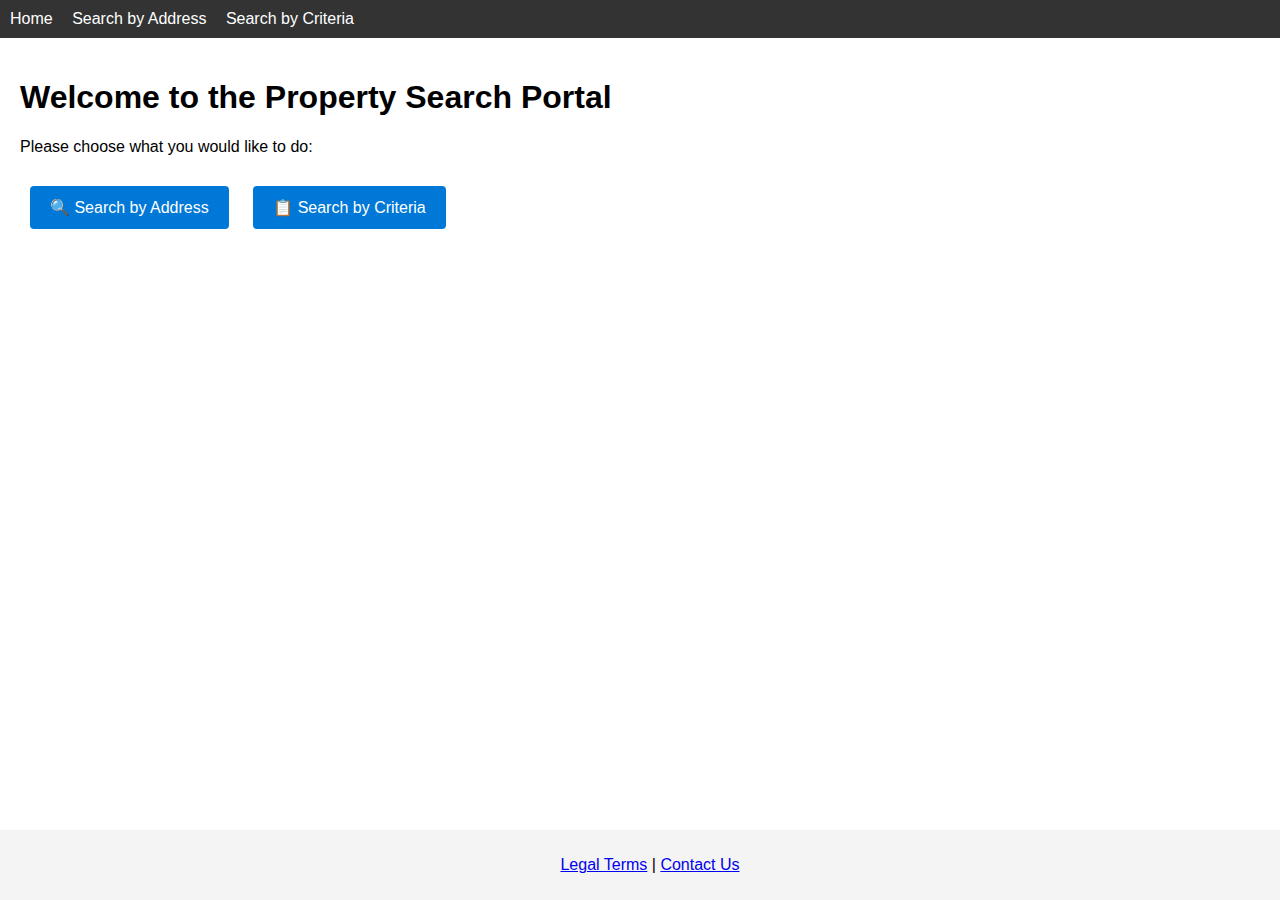
<file: Index.html>
<!DOCTYPE html>
<html lang="en">
<head>
  <meta charset="utf-8" />
  <title>Property Search Portal</title>
  <meta name="viewport" content="width=device-width, initial-scale=1" />
  <link rel="stylesheet" href="style.css" />
</head>
<body>
  <header>
    <nav>
      <a href="index.html">Home</a>
      <a href="map.html">Search by Address</a>
      <a href="criteria.html">Search by Criteria</a>
    </nav>
  </header>

  <main>
    <h1>Welcome to the Property Search Portal</h1>
    <p>Please choose what you would like to do:</p>
    <div class="options">
      <a class="option-btn" href="map.html">🔍 Search by Address</a>
      <a class="option-btn" href="criteria.html">📋 Search by Criteria</a>
    </div>
  </main>

  <footer>
    <p><a href="terms.html">Legal Terms</a> | <a href="contact.html">Contact Us</a></p>
  </footer>
</body>
</html>
</file>
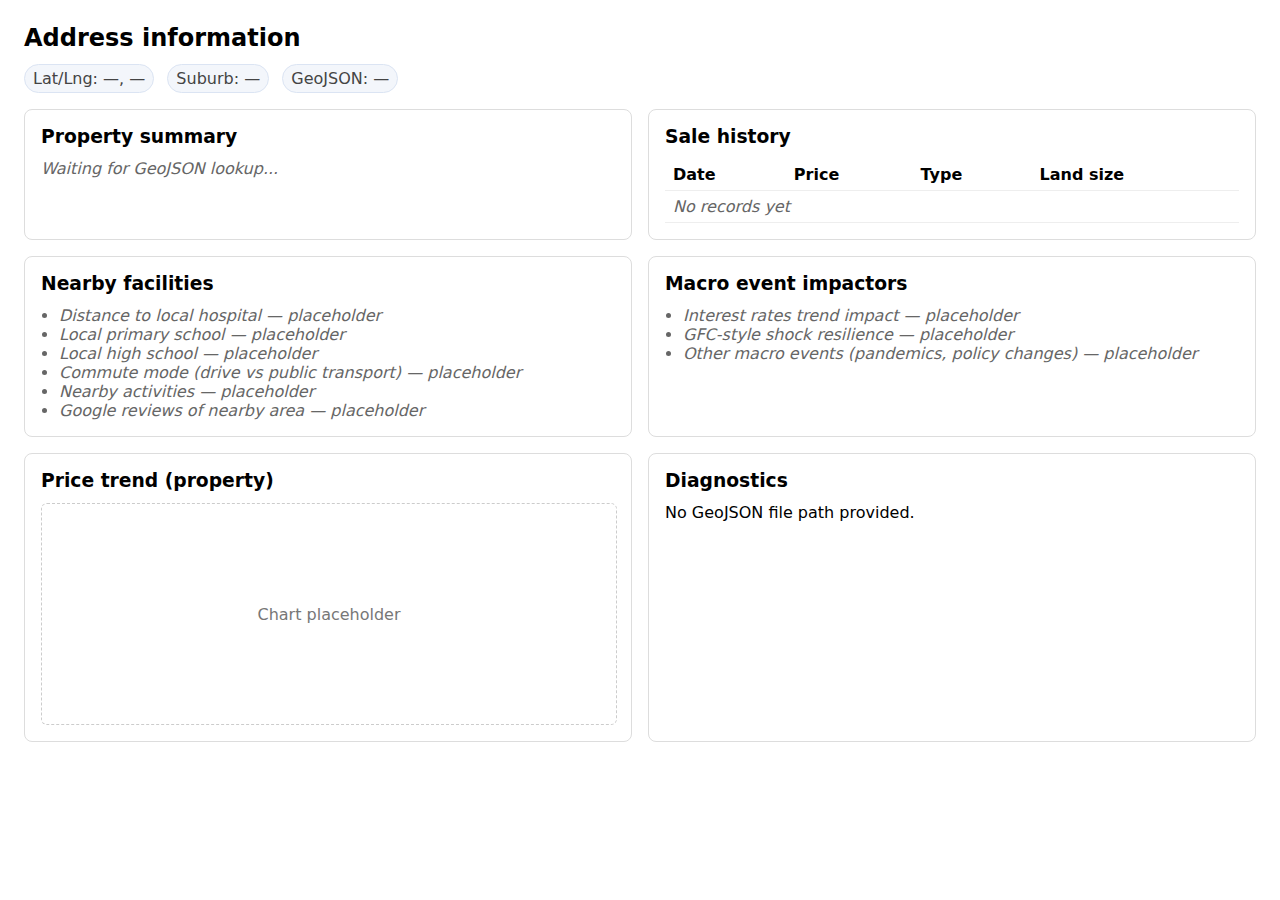
<file: Address_Info.html>
<!DOCTYPE html>
<html lang="en">
<head>
  <meta charset="UTF-8" />
  <title>Address Information</title>
  <meta name="viewport" content="width=device-width, initial-scale=1" />
  <style>
    body { font-family: system-ui, sans-serif; margin: 24px; }
    .grid { display: grid; grid-template-columns: 1fr 1fr; gap: 16px; }
    .card { background: #fff; border: 1px solid #ddd; border-radius: 8px; padding: 16px; }
    h2, h3 { margin: 0 0 12px; }
    table { width: 100%; border-collapse: collapse; }
    th, td { text-align: left; padding: 6px 8px; border-bottom: 1px solid #eee; }
    .pill { display: inline-block; background: #f3f6fb; border: 1px solid #dbe4f3; padding: 4px 8px; border-radius: 999px; margin-right: 8px; }
    .placeholder { color: #666; font-style: italic; }
    .meta { margin: 8px 0 16px; color: #444; }
    .warning { color: #a94442; background: #f9e2e2; border: 1px solid #e1b6b6; padding: 8px; border-radius: 6px; }
    .list { margin: 0; padding-left: 18px; }
    .chart { width: 100%; height: 220px; border: 1px dashed #ccc; border-radius: 6px; display: flex; align-items: center; justify-content: center; color: #777; }
  </style>
</head>
<body>
  <h2>Address information</h2>
  <div class="meta">
    <span class="pill" id="pill-coords">Lat/Lng: —</span>
    <span class="pill" id="pill-suburb">Suburb: —</span>
    <span class="pill" id="pill-file">GeoJSON: —</span>
  </div>

  <div class="grid">
    <div class="card">
      <h3>Property summary</h3>
      <div id="property-summary">
        <div class="placeholder">Waiting for GeoJSON lookup...</div>
      </div>
    </div>

    <div class="card">
      <h3>Sale history</h3>
      <table id="sale-history">
        <thead>
          <tr>
            <th>Date</th>
            <th>Price</th>
            <th>Type</th>
            <th>Land size</th>
          </tr>
        </thead>
        <tbody>
          <tr><td colspan="4" class="placeholder">No records yet</td></tr>
        </tbody>
      </table>
    </div>

    <div class="card">
      <h3>Nearby facilities</h3>
      <ul class="list" id="nearby-facilities">
        <li class="placeholder">Distance to local hospital — placeholder</li>
        <li class="placeholder">Local primary school — placeholder</li>
        <li class="placeholder">Local high school — placeholder</li>
        <li class="placeholder">Commute mode (drive vs public transport) — placeholder</li>
        <li class="placeholder">Nearby activities — placeholder</li>
        <li class="placeholder">Google reviews of nearby area — placeholder</li>
      </ul>
    </div>

    <div class="card">
      <h3>Macro event impactors</h3>
      <ul class="list" id="macro-impactors">
        <li class="placeholder">Interest rates trend impact — placeholder</li>
        <li class="placeholder">GFC-style shock resilience — placeholder</li>
        <li class="placeholder">Other macro events (pandemics, policy changes) — placeholder</li>
      </ul>
    </div>

    <div class="card">
      <h3>Price trend (property)</h3>
      <div class="chart" id="price-chart">Chart placeholder</div>
    </div>

    <div class="card">
      <h3>Diagnostics</h3>
      <div id="diag"></div>
    </div>
  </div>

  <script>
    // Query params: lat, lng, suburb (optional), file (optional)
    const params = new URLSearchParams(location.search);
    const lat = params.get('lat');
    const lng = params.get('lng');
    const suburbParam = params.get('suburb'); // optional
    const fileParam = params.get('file');     // optional override

    // Basic UI population
    document.getElementById('pill-coords').textContent = `Lat/Lng: ${lat || '—'}, ${lng || '—'}`;
    document.getElementById('pill-suburb').textContent = `Suburb: ${suburbParam || '—'}`;

    // Derive GeoJSON file path by suburb (customize to your folder structure)
    function filePathForSuburb(name) {
      if (!name) return null;
      // Example: /data/suburbs/{Suburb}.geojson — adjust to your setup
      return `/data/suburbs/${encodeURIComponent(name)}.geojson`;
    }

    const suburbFile = fileParam || filePathForSuburb(suburbParam);
    document.getElementById('pill-file').textContent = `GeoJSON: ${suburbFile || '—'}`;

    const diag = document.getElementById('diag');
    function log(msg) {
      const div = document.createElement('div');
      div.textContent = msg;
      diag.appendChild(div);
    }

    // Helper: find matching property feature by lat/lng proximity
    function findPropertyFeature(features, lat, lng) {
      const thresh = 0.0005; // ~50m tolerance
      for (const f of features) {
        try {
          const c = f.geometry.type === 'Point'
            ? f.geometry.coordinates
            : (f.geometry.type === 'Polygon'
                ? f.geometry.coordinates[0][0]
                : null);
          if (!c) continue;
          const flng = c[0], flat = c[1];
          if (Math.abs(flat - lat) < thresh && Math.abs(flng - lng) < thresh) {
            return f;
          }
        } catch { /* ignore */ }
      }
      return null;
    }

    // Render property summary
    function renderPropertySummary(feature) {
      const div = document.getElementById('property-summary');
      if (!feature) {
        div.innerHTML = '<div class="warning">No matching property found in suburb file.</div>';
        return;
      }
      const p = feature.properties || {};
      const type = p.type || p.property_type || 'Unknown';
      const landSize = p.land_size || p.land_area || '—';
      const addr = p.address || 'Selected address';
      div.innerHTML = `
        <strong>Address:</strong> ${addr}<br>
        <strong>Property type:</strong> ${type}<br>
        <strong>Land size:</strong> ${landSize}
      `;
    }

    // Render sale history table rows
    function renderSaleHistory(feature) {
      const tbody = document.querySelector('#sale-history tbody');
      tbody.innerHTML = '';
      const sales = (feature?.properties?.sales) || []; // expect array of {date, price, type, land_size}
      if (!sales.length) {
        const tr = document.createElement('tr');
        tr.innerHTML = `<td colspan="4" class="placeholder">No sale history found</td>`;
        tbody.appendChild(tr);
        return;
      }
      for (const s of sales) {
        const tr = document.createElement('tr');
        tr.innerHTML = `
          <td>${s.date || '—'}</td>
          <td>${s.price ? `$${Number(s.price).toLocaleString()}` : '—'}</td>
          <td>${s.type || '—'}</td>
          <td>${s.land_size || '—'}</td>
        `;
        tbody.appendChild(tr);
      }
    }

    // Simple placeholder chart message
    function renderPriceChart(feature) {
      const chart = document.getElementById('price-chart');
      const sales = (feature?.properties?.sales) || [];
      if (!sales.length) {
        chart.textContent = 'Chart placeholder — no data';
      } else {
        chart.textContent = 'Chart placeholder — price trend (property)';
      }
    }

    async function loadSuburbGeoJSON(url) {
      if (!url) {
        log('No GeoJSON file path provided.');
        return null;
      }
      log(`Fetching: ${url}`);
      try {
        const res = await fetch(url);
        if (!res.ok) throw new Error(`HTTP ${res.status}`);
        const gj = await res.json();
        return gj;
      } catch (err) {
        log(`Fetch error: ${err.message}`);
        return null;
      }
    }

    (async function init() {
      const gj = await loadSuburbGeoJSON(suburbFile);
      if (!gj) return;

      const features = gj.features || [];
      const feature = (lat && lng) ? findPropertyFeature(features, Number(lat), Number(lng)) : null;

      renderPropertySummary(feature);
      renderSaleHistory(feature);
      renderPriceChart(feature);
    })();
  </script>
</body>
</html>
</file>
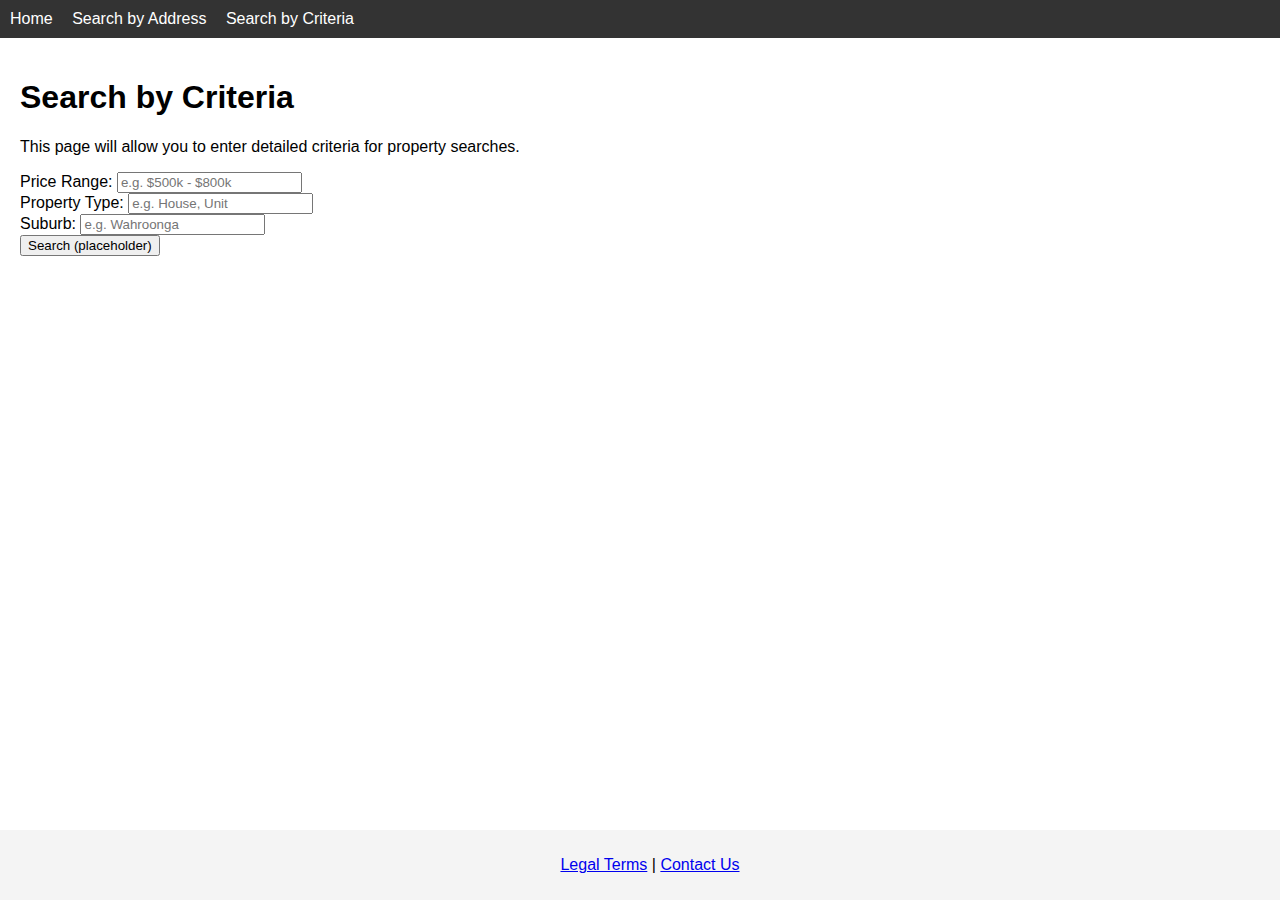
<file: criteria.html>
<!DOCTYPE html>
<html lang="en">
<head>
  <meta charset="utf-8" />
  <title>Search by Criteria</title>
  <meta name="viewport" content="width=device-width, initial-scale=1" />
  <link rel="stylesheet" href="style.css" />
</head>
<body>
  <header>
    <nav>
      <a href="index.html">Home</a>
      <a href="map.html">Search by Address</a>
      <a href="criteria.html">Search by Criteria</a>
    </nav>
  </header>

  <main>
    <h1>Search by Criteria</h1>
    <p>This page will allow you to enter detailed criteria for property searches.</p>
    <form>
      <label>Price Range: <input type="text" placeholder="e.g. $500k - $800k"></label><br>
      <label>Property Type: <input type="text" placeholder="e.g. House, Unit"></label><br>
      <label>Suburb: <input type="text" placeholder="e.g. Wahroonga"></label><br>
      <button type="submit">Search (placeholder)</button>
    </form>
  </main>

  <footer>
    <p><a href="terms.html">Legal Terms</a> | <a href="contact.html">Contact Us</a></p>
  </footer>
</body>
</html>
</file>
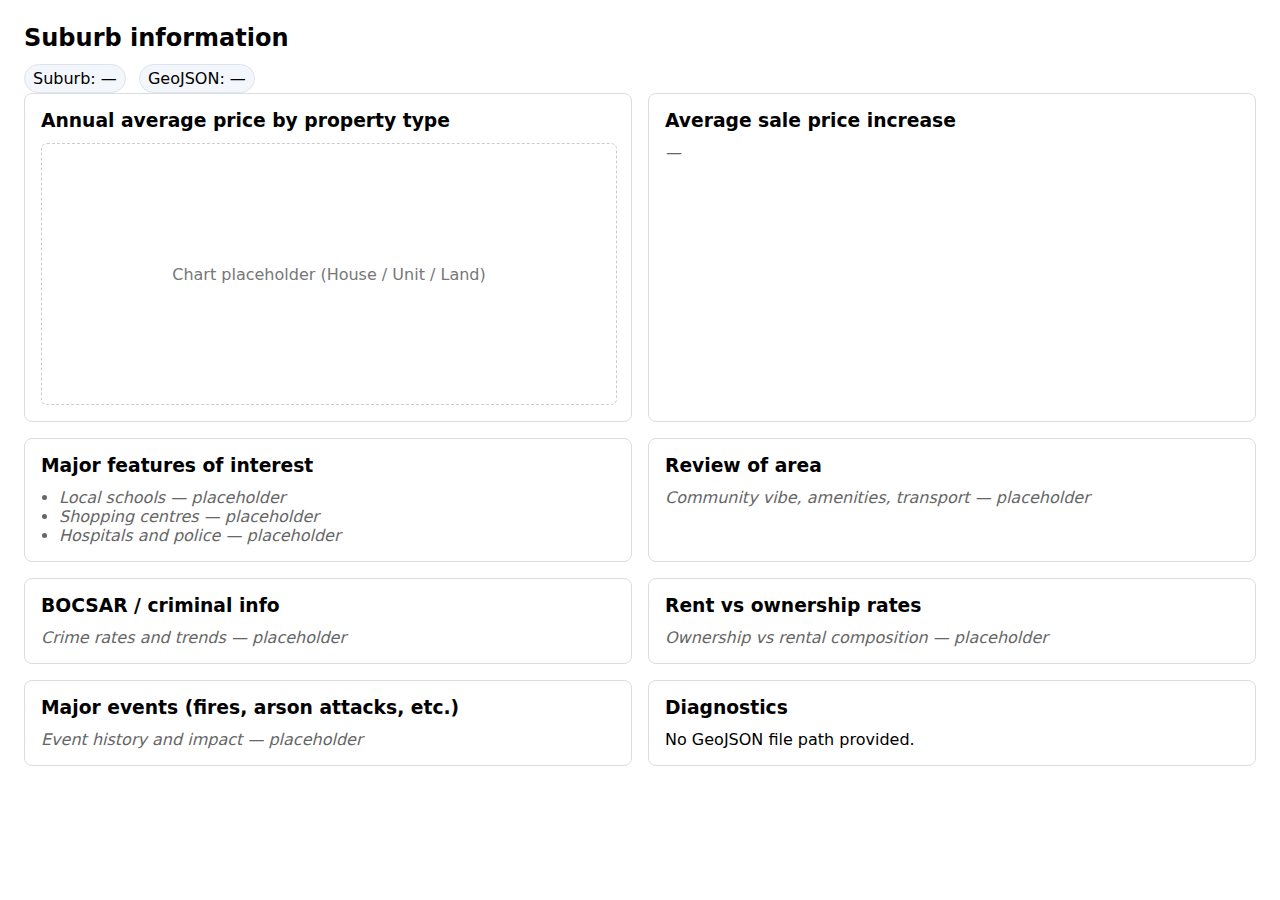
<file: Suburb_Info.html>
<!DOCTYPE html>
<html lang="en">
<head>
  <meta charset="UTF-8" />
  <title>Suburb Information</title>
  <meta name="viewport" content="width=device-width, initial-scale=1" />
  <style>
    body { font-family: system-ui, sans-serif; margin: 24px; }
    .grid { display: grid; grid-template-columns: 1fr 1fr; gap: 16px; }
    .card { background: #fff; border: 1px solid #ddd; border-radius: 8px; padding: 16px; }
    h2, h3 { margin: 0 0 12px; }
    .pill { display: inline-block; background: #f3f6fb; border: 1px solid #dbe4f3; padding: 4px 8px; border-radius: 999px; margin-right: 8px; }
    .placeholder { color: #666; font-style: italic; }
    .chart { width: 100%; height: 260px; border: 1px dashed #ccc; border-radius: 6px; display: flex; align-items: center; justify-content: center; color: #777; }
    table { width: 100%; border-collapse: collapse; }
    th, td { text-align: left; padding: 6px 8px; border-bottom: 1px solid #eee; }
    .list { margin: 0; padding-left: 18px; }
  </style>
</head>
<body>
  <h2>Suburb information</h2>
  <div class="meta">
    <span class="pill" id="pill-suburb">Suburb: —</span>
    <span class="pill" id="pill-file">GeoJSON: —</span>
  </div>

  <div class="grid">
    <div class="card">
      <h3>Annual average price by property type</h3>
      <div class="chart" id="type-chart">Chart placeholder (House / Unit / Land)</div>
    </div>

    <div class="card">
      <h3>Average sale price increase</h3>
      <div id="avg-increase" class="placeholder">—</div>
    </div>

    <div class="card">
      <h3>Major features of interest</h3>
      <ul class="list" id="features">
        <li class="placeholder">Local schools — placeholder</li>
        <li class="placeholder">Shopping centres — placeholder</li>
        <li class="placeholder">Hospitals and police — placeholder</li>
      </ul>
    </div>

    <div class="card">
      <h3>Review of area</h3>
      <div class="placeholder">Community vibe, amenities, transport — placeholder</div>
    </div>

    <div class="card">
      <h3>BOCSAR / criminal info</h3>
      <div class="placeholder">Crime rates and trends — placeholder</div>
    </div>

    <div class="card">
      <h3>Rent vs ownership rates</h3>
      <div class="placeholder">Ownership vs rental composition — placeholder</div>
    </div>

    <div class="card">
      <h3>Major events (fires, arson attacks, etc.)</h3>
      <div class="placeholder">Event history and impact — placeholder</div>
    </div>

    <div class="card">
      <h3>Diagnostics</h3>
      <div id="diag"></div>
    </div>
  </div>

  <script>
    // Query params: suburb (required), file (optional)
    const params = new URLSearchParams(location.search);
    const suburbParam = params.get('suburb');
    const fileParam = params.get('file'); // optional override

    document.getElementById('pill-suburb').textContent = `Suburb: ${suburbParam || '—'}`;

    function filePathForSuburb(name) {
      if (!name) return null;
      // Example path — adjust to your setup
      return `/data/suburbs/${encodeURIComponent(name)}.geojson`;
    }

    const suburbFile = fileParam || filePathForSuburb(suburbParam);
    document.getElementById('pill-file').textContent = `GeoJSON: ${suburbFile || '—'}`;

    const diag = document.getElementById('diag');
    function log(msg) {
      const div = document.createElement('div');
      div.textContent = msg;
      diag.appendChild(div);
    }

    async function loadSuburbGeoJSON(url) {
      if (!url) {
        log('No GeoJSON file path provided.');
        return null;
      }
      log(`Fetching: ${url}`);
      try {
        const res = await fetch(url);
        if (!res.ok) throw new Error(`HTTP ${res.status}`);
        return await res.json();
      } catch (err) {
        log(`Fetch error: ${err.message}`);
        return null;
      }
    }

    // Derive annual averages by type: returns { year: { house: avg, unit: avg, land: avg } }
    function computeAnnualAverages(features) {
      const buckets = {}; // {year: { house: {sum, count}, unit: {...}, land: {...} }}
      for (const f of features) {
        const p = f.properties || {};
        const sales = Array.isArray(p.sales) ? p.sales : [];
        const type = (p.type || p.property_type || '').toLowerCase(); // 'house' | 'unit' | 'land'
        for (const s of sales) {
          const d = new Date(s.date);
          const year = Number.isFinite(d.getFullYear()) ? d.getFullYear() : null;
          const price = Number(s.price);
          if (!year || !Number.isFinite(price)) continue;
          if (!buckets[year]) buckets[year] = { house: {sum:0,count:0}, unit: {sum:0,count:0}, land: {sum:0,count:0} };
          const slot = (type.includes('house') ? 'house' :
                        type.includes('unit') ? 'unit' :
                        type.includes('land') ? 'land' : null);
          if (!slot) continue;
          buckets[year][slot].sum += price;
          buckets[year][slot].count += 1;
        }
      }
      const result = {};
      for (const year of Object.keys(buckets).sort((a,b)=>a-b)) {
        const b = buckets[year];
        result[year] = {
          house: b.house.count ? b.house.sum / b.house.count : null,
          unit:  b.unit.count  ? b.unit.sum  / b.unit.count  : null,
          land:  b.land.count  ? b.land.sum  / b.land.count  : null
        };
      }
      return result;
    }

    // Compute average increase (simple CAGR placeholder using first/last year house/unit/land averages)
    function computeAvgIncrease(annualAvg) {
      const years = Object.keys(annualAvg).map(Number).sort((a,b)=>a-b);
      if (years.length < 2) return '—';
      const first = years[0], last = years[years.length-1];
      const keys = ['house','unit','land'];
      const lines = [];
      for (const k of keys) {
        const v0 = annualAvg[first][k], v1 = annualAvg[last][k];
        if (v0 && v1) {
          const n = last - first;
          const cagr = Math.pow(v1 / v0, 1 / n) - 1;
          lines.push(`${k}: ${(cagr*100).toFixed(1)}% p.a.`);
        } else {
          lines.push(`${k}: —`);
        }
      }
      return lines.join(' | ');
    }

    function renderTypeChart(annualAvg) {
      const chart = document.getElementById('type-chart');
      const years = Object.keys(annualAvg).map(Number).sort((a,b)=>a-b);
      if (!years.length) {
        chart.textContent = 'Chart placeholder — no data';
        return;
      }
      // Minimal inline SVG chart (no external libs)
      const width = chart.clientWidth - 16;
      const height = chart.clientHeight - 16;
      const pad = 24;
      const colors = { house: '#1f77b4', unit: '#ff7f0e', land: '#2ca02c' };
      const series = ['house','unit','land'];
      const values = series.flatMap(k => years.map(y => annualAvg[y][k]).filter(v => v));
      const vMin = Math.min(...values);
      const vMax = Math.max(...values);
      function xPos(i) { return pad + (i / (years.length - 1)) * (width - 2*pad); }
      function yPos(v) { return height - pad - ((v - vMin) / (vMax - vMin)) * (height - 2*pad); }
      const paths = series.map(k => {
        const pts = years
          .map((y,i) => { const v = annualAvg[y][k]; return v ? `${i===0?'M':'L'}${xPos(i)},${yPos(v)}` : null; })
          .filter(Boolean)
          .join(' ');
        return pts ? `<path d="${pts}" fill="none" stroke="${colors[k]}" stroke-width="2" />` : '';
      }).join('');
      const legend = series.map(k => `<span style="color:${colors[k]};margin-right:12px;">■ ${k}</span>`).join('');
      chart.innerHTML = `
        <div style="position:absolute; top:8px; left:8px; font-size:12px;">${legend}</div>
        <svg width="${width}" height="${height}">
          <rect x="0" y="0" width="${width}" height="${height}" fill="none" />
          ${paths}
        </svg>
      `;
    }

    (async function init() {
      const gj = await loadSuburbGeoJSON(suburbFile);
      if (!gj) return;
      const features = gj.features || [];
      const annualAvg = computeAnnualAverages(features);
      renderTypeChart(annualAvg);
      document.getElementById('avg-increase').textContent = computeAvgIncrease(annualAvg);
    })();
  </script>
</body>
</html>
</file>
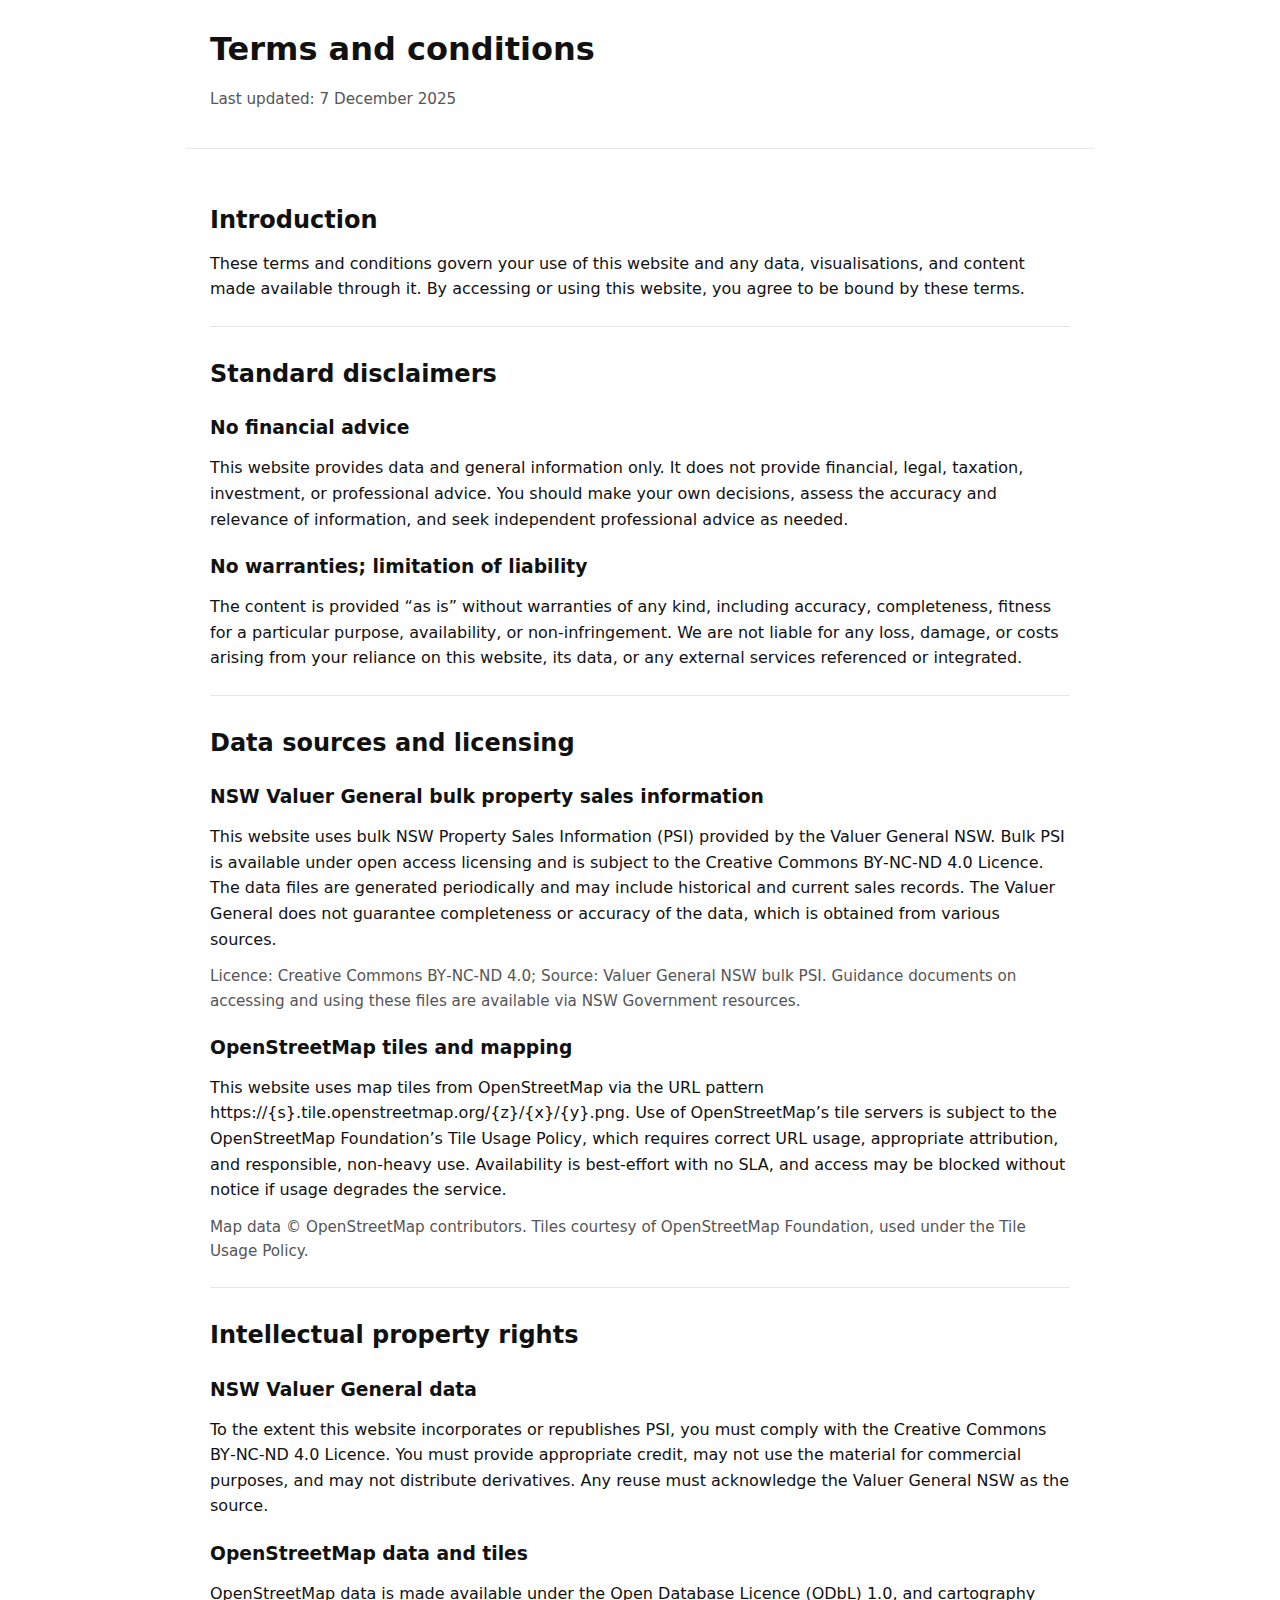
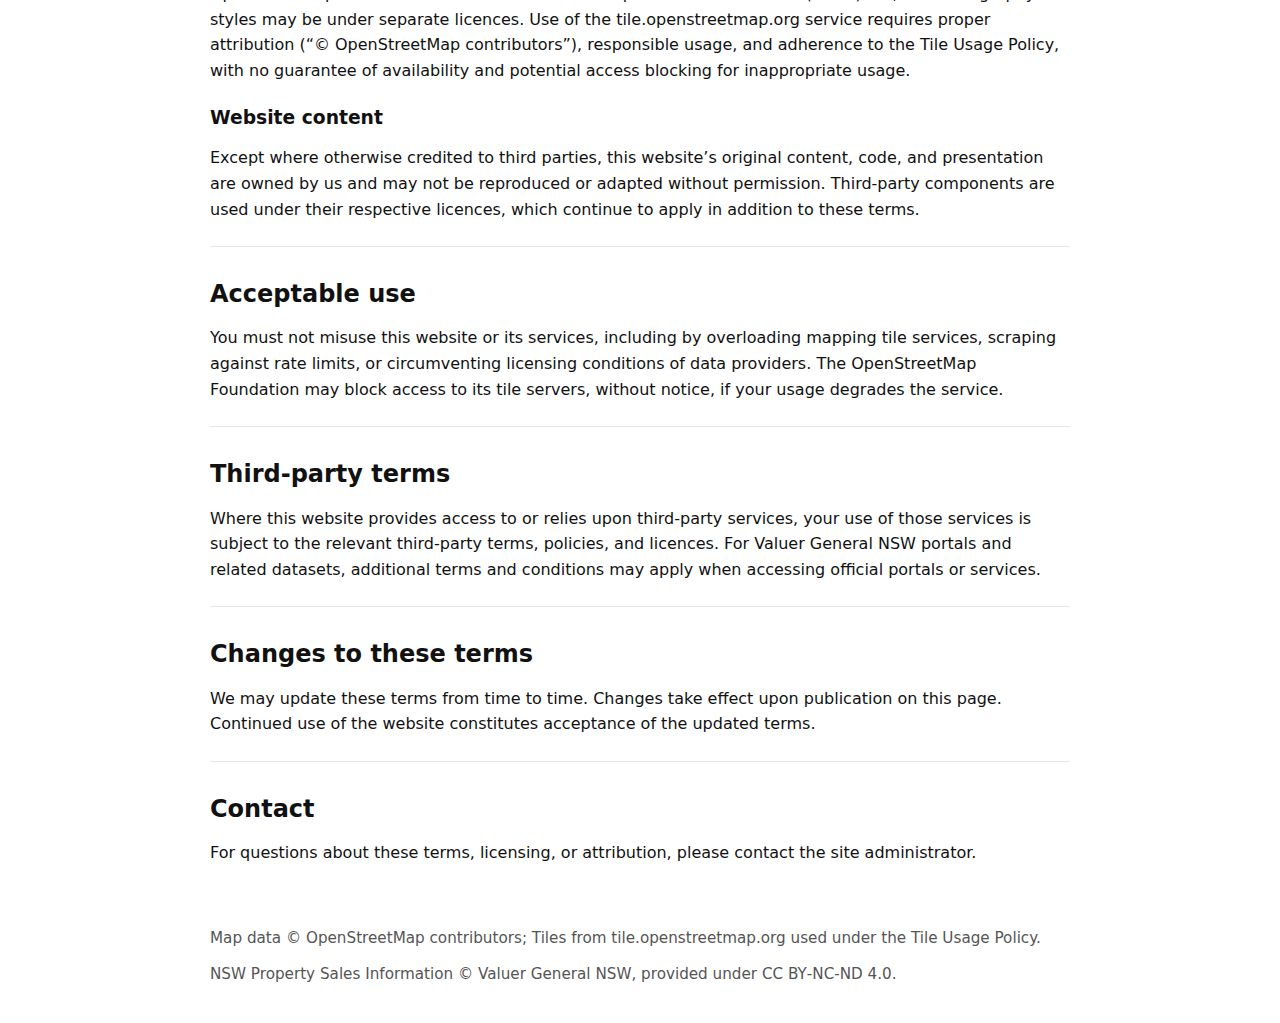
<file: terms.html>
<!DOCTYPE html>
<html lang="en-AU">
<head>
  <meta charset="utf-8" />
  <meta name="viewport" content="width=device-width, initial-scale=1" />
  <title>Terms and Conditions</title>
  <style>
    body { font-family: system-ui, -apple-system, Segoe UI, Roboto, Helvetica, Arial, sans-serif; line-height: 1.6; color: #111; margin: 0; }
    header, main, footer { max-width: 860px; margin: 0 auto; padding: 24px; }
    header { border-bottom: 1px solid #e5e7eb; }
    h1, h2, h3 { margin: 0 0 12px; }
    h2 { margin-top: 28px; }
    h3 { margin-top: 20px; }
    p { margin: 0 0 12px; }
    ul { margin: 0 0 16px 22px; }
    li { margin: 6px 0; }
    .attribution { font-size: 0.95em; color: #555; }
    .last-updated { color: #555; font-size: 0.95em; }
    .divider { border-top: 1px solid #e5e7eb; margin: 24px 0; }
  </style>
</head>
<body>
  <header>
    <h1>Terms and conditions</h1>
    <p class="last-updated">Last updated: 7 December 2025</p>
  </header>

  <main>
    <section id="introduction">
      <h2>Introduction</h2>
      <p>
        These terms and conditions govern your use of this website and any data, visualisations, and content made available through it. By accessing or using this website, you agree to be bound by these terms.
      </p>
    </section>

    <div class="divider"></div>

    <section id="disclaimers">
      <h2>Standard disclaimers</h2>
      <h3>No financial advice</h3>
      <p>
        This website provides data and general information only. It does not provide financial, legal, taxation, investment, or professional advice. You should make your own decisions, assess the accuracy and relevance of information, and seek independent professional advice as needed.
      </p>
      <h3>No warranties; limitation of liability</h3>
      <p>
        The content is provided “as is” without warranties of any kind, including accuracy, completeness, fitness for a particular purpose, availability, or non-infringement. We are not liable for any loss, damage, or costs arising from your reliance on this website, its data, or any external services referenced or integrated.
      </p>
    </section>

    <div class="divider"></div>

    <section id="data-sources">
      <h2>Data sources and licensing</h2>

      <h3>NSW Valuer General bulk property sales information</h3>
      <p>
        This website uses bulk NSW Property Sales Information (PSI) provided by the Valuer General NSW. Bulk PSI is available under open access licensing and is subject to the Creative Commons BY‑NC‑ND 4.0 Licence. The data files are generated periodically and may include historical and current sales records. The Valuer General does not guarantee completeness or accuracy of the data, which is obtained from various sources.
      </p>
      <p class="attribution">
        Licence: Creative Commons BY‑NC‑ND 4.0; Source: Valuer General NSW bulk PSI. Guidance documents on accessing and using these files are available via NSW Government resources.
      </p>

      <h3>OpenStreetMap tiles and mapping</h3>
      <p>
        This website uses map tiles from OpenStreetMap via the URL pattern https://{s}.tile.openstreetmap.org/{z}/{x}/{y}.png. Use of OpenStreetMap’s tile servers is subject to the OpenStreetMap Foundation’s Tile Usage Policy, which requires correct URL usage, appropriate attribution, and responsible, non‑heavy use. Availability is best‑effort with no SLA, and access may be blocked without notice if usage degrades the service.
      </p>
      <p class="attribution">
        Map data © OpenStreetMap contributors. Tiles courtesy of OpenStreetMap Foundation, used under the Tile Usage Policy.
      </p>
    </section>

    <div class="divider"></div>

    <section id="intellectual-property">
      <h2>Intellectual property rights</h2>
      <h3>NSW Valuer General data</h3>
      <p>
        To the extent this website incorporates or republishes PSI, you must comply with the Creative Commons BY‑NC‑ND 4.0 Licence. You must provide appropriate credit, may not use the material for commercial purposes, and may not distribute derivatives. Any reuse must acknowledge the Valuer General NSW as the source.
      </p>

      <h3>OpenStreetMap data and tiles</h3>
      <p>
        OpenStreetMap data is made available under the Open Database Licence (ODbL) 1.0, and cartography styles may be under separate licences. Use of the tile.openstreetmap.org service requires proper attribution (“© OpenStreetMap contributors”), responsible usage, and adherence to the Tile Usage Policy, with no guarantee of availability and potential access blocking for inappropriate usage.
      </p>

      <h3>Website content</h3>
      <p>
        Except where otherwise credited to third parties, this website’s original content, code, and presentation are owned by us and may not be reproduced or adapted without permission. Third‑party components are used under their respective licences, which continue to apply in addition to these terms.
      </p>
    </section>

    <div class="divider"></div>

    <section id="acceptable-use">
      <h2>Acceptable use</h2>
      <p>
        You must not misuse this website or its services, including by overloading mapping tile services, scraping against rate limits, or circumventing licensing conditions of data providers. The OpenStreetMap Foundation may block access to its tile servers, without notice, if your usage degrades the service.
      </p>
    </section>

    <div class="divider"></div>

    <section id="third-party-terms">
      <h2>Third‑party terms</h2>
      <p>
        Where this website provides access to or relies upon third‑party services, your use of those services is subject to the relevant third‑party terms, policies, and licences. For Valuer General NSW portals and related datasets, additional terms and conditions may apply when accessing official portals or services.
      </p>
    </section>

    <div class="divider"></div>

    <section id="changes">
      <h2>Changes to these terms</h2>
      <p>
        We may update these terms from time to time. Changes take effect upon publication on this page. Continued use of the website constitutes acceptance of the updated terms.
      </p>
    </section>

    <div class="divider"></div>

    <section id="contact">
      <h2>Contact</h2>
      <p>
        For questions about these terms, licensing, or attribution, please contact the site administrator.
      </p>
    </section>
  </main>

  <footer>
    <p class="attribution">
      Map data © OpenStreetMap contributors; Tiles from tile.openstreetmap.org used under the Tile Usage Policy.
    </p>
    <p class="attribution">
      NSW Property Sales Information © Valuer General NSW, provided under CC BY‑NC‑ND 4.0.
    </p>
  </footer>
</body>
</html>
</file>
<file: style.css>
html, body {
  margin: 0;
  font-family: Arial, sans-serif;
}

header {
  background: #333;
  padding: 10px;
}

header nav a {
  color: #fff;
  margin-right: 15px;
  text-decoration: none;
}

header nav a:hover {
  text-decoration: underline;
}

footer {
  background: #f4f4f4;
  text-align: center;
  padding: 10px;
  position: fixed;
  bottom: 0;
  width: 100%;
}

main {
  padding: 20px;
}

.options {
  margin-top: 20px;
}

.option-btn {
  display: inline-block;
  margin: 10px;
  padding: 12px 20px;
  background: #0078d7;
  color: #fff;
  text-decoration: none;
  border-radius: 4px;
}

.option-btn:hover {
  background: #005a9e;
}

#map {
  height: 80vh;
  width: 100%;
}

#searchControls {
  position: absolute;
  top: 70px;
  left: 10px;
  z-index: 1000;
  background: rgba(255,255,255,0.9);
  padding: 8px 12px;
  border: 1px solid #ccc;
  border-radius: 4px;
  font-size: 14px;
}
#searchControls label {
  display: block;
  margin-top: 6px;
  font-size: 13px;
}
#searchControls select {
  width: 100%;
  margin-top: 2px;
  font-size: 13px;
}
</file>
